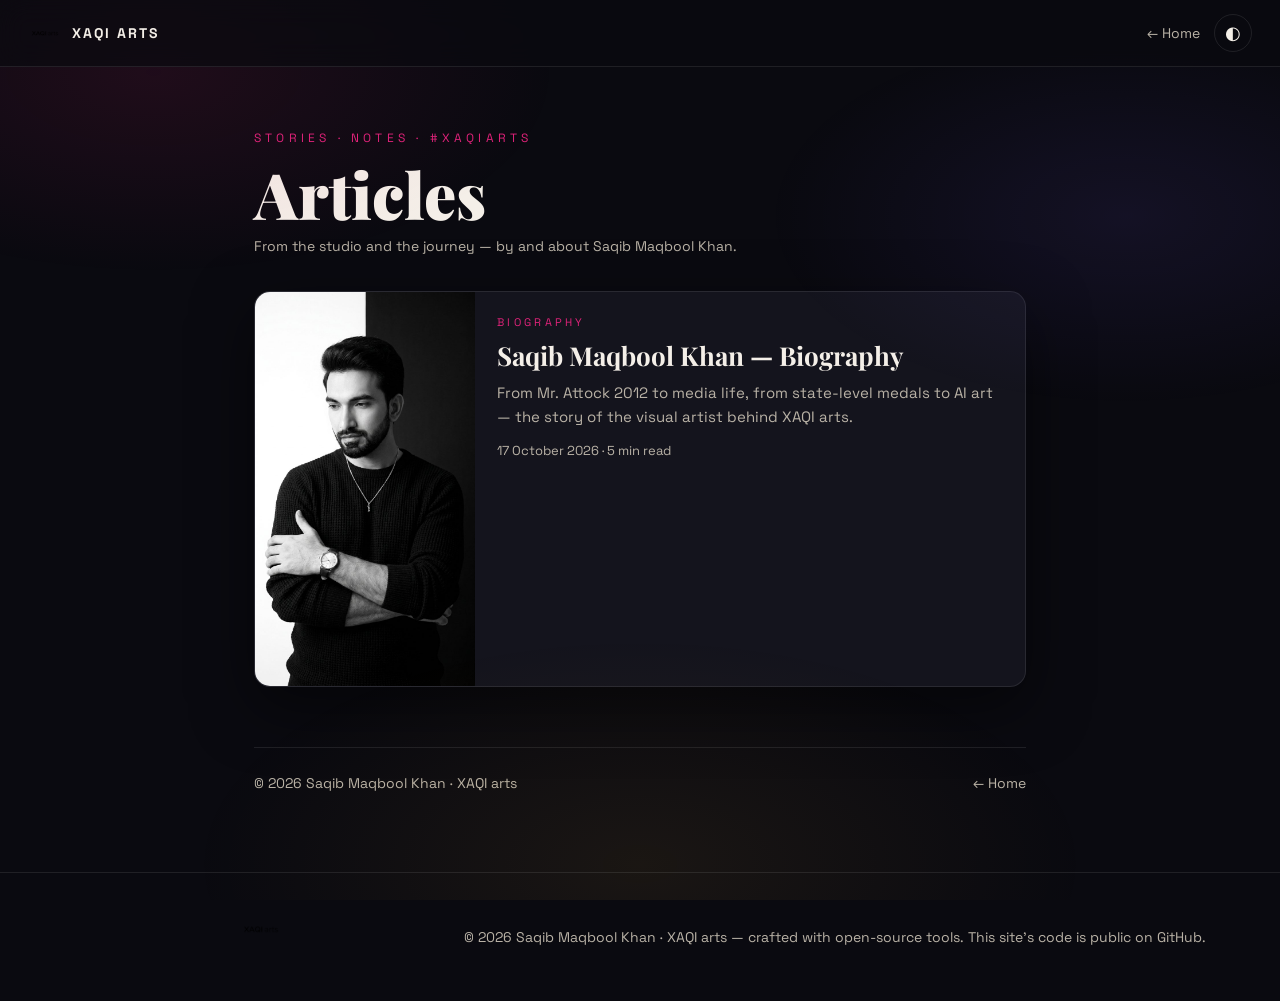
<file: articles/index.html>
<!DOCTYPE html>
<html lang="en" data-theme="dark">
<head>
<!-- Google tag (gtag.js) -->
<script async src="https://www.googletagmanager.com/gtag/js?id=G-60S3D77TRK"></script>
<script>
  window.dataLayer = window.dataLayer || [];
  function gtag(){dataLayer.push(arguments);}
  gtag('js', new Date());

  gtag('config', 'G-60S3D77TRK');
</script>
<meta charset="UTF-8">
<meta name="viewport" content="width=device-width, initial-scale=1.0">
<title>Articles | XAQI arts</title>
<meta name="description" content="Articles by and about Saqib Maqbool Khan — XAQI arts. Biographies, stories and notes from the studio. #xaqiarts">
<link rel="icon" type="image/png" href="../assets/logo/logo.png">
<link rel="preconnect" href="https://fonts.googleapis.com">
<link rel="preconnect" href="https://fonts.gstatic.com" crossorigin>
<link href="https://fonts.googleapis.com/css2?family=Space+Grotesk:wght@400;500;700&family=Playfair+Display:ital,wght@0,700;0,900;1,700&display=swap" rel="stylesheet">
<link rel="stylesheet" href="../css/style.css?v=6">
<link rel="stylesheet" href="article.css">
</head>
<body>

<div class="article-topbar">
  <a href="../" class="nav-brand"><img src="../assets/logo/logo.png" alt="XAQI arts"><span>XAQI ARTS</span></a>
  <div class="topbar-right">
    <a href="../" class="back-link">← Home</a>
    <button id="theme-toggle" aria-label="Toggle light / dark theme">◐</button>
  </div>
</div>

<main class="article-wrap">
  <p class="article-kicker">Stories · Notes · #xaqiarts</p>
  <h1 class="article-title">Articles</h1>
  <p class="article-meta">From the studio and the journey — by and about Saqib Maqbool Khan.</p>

  <div class="articles-list">
    <a class="article-card" href="saqib-maqbool-khan-biography.html">
      <img class="thumb" src="../assets/articles/bio/portrait-hero.jpg" alt="Saqib Maqbool Khan — portrait">
      <div class="card-body">
        <p class="card-kicker">Biography</p>
        <h2>Saqib Maqbool Khan — Biography</h2>
        <p>From Mr. Attock 2012 to media life, from state-level medals to AI art — the story of the visual artist behind XAQI arts.</p>
        <p class="card-meta">17 October 2026 · 5 min read</p>
      </div>
    </a>
  </div>

  <div class="article-footer">
    <span>© 2026 Saqib Maqbool Khan · XAQI arts</span>
    <a href="../" class="back-link">← Home</a>
  </div>
</main>

<footer>
  <div class="wrap">
    <img src="../assets/logo/logo.png" alt="XAQI arts logo" class="foot-logo">
    <p>© 2026 Saqib Maqbool Khan · XAQI arts — crafted with open-source tools. This site's code is public on GitHub.</p>
  </div>
</footer>

<script>
(function(){
  var t=document.getElementById('theme-toggle');
  try{var s=localStorage.getItem('xaqi-theme');if(s)document.documentElement.setAttribute('data-theme',s);}catch(e){}
  t.addEventListener('click',function(){
    var cur=document.documentElement.getAttribute('data-theme')==='light'?'dark':'light';
    document.documentElement.setAttribute('data-theme',cur);
    try{localStorage.setItem('xaqi-theme',cur);}catch(e){}
  });
})();
</script>
</body>
</html>
</file>
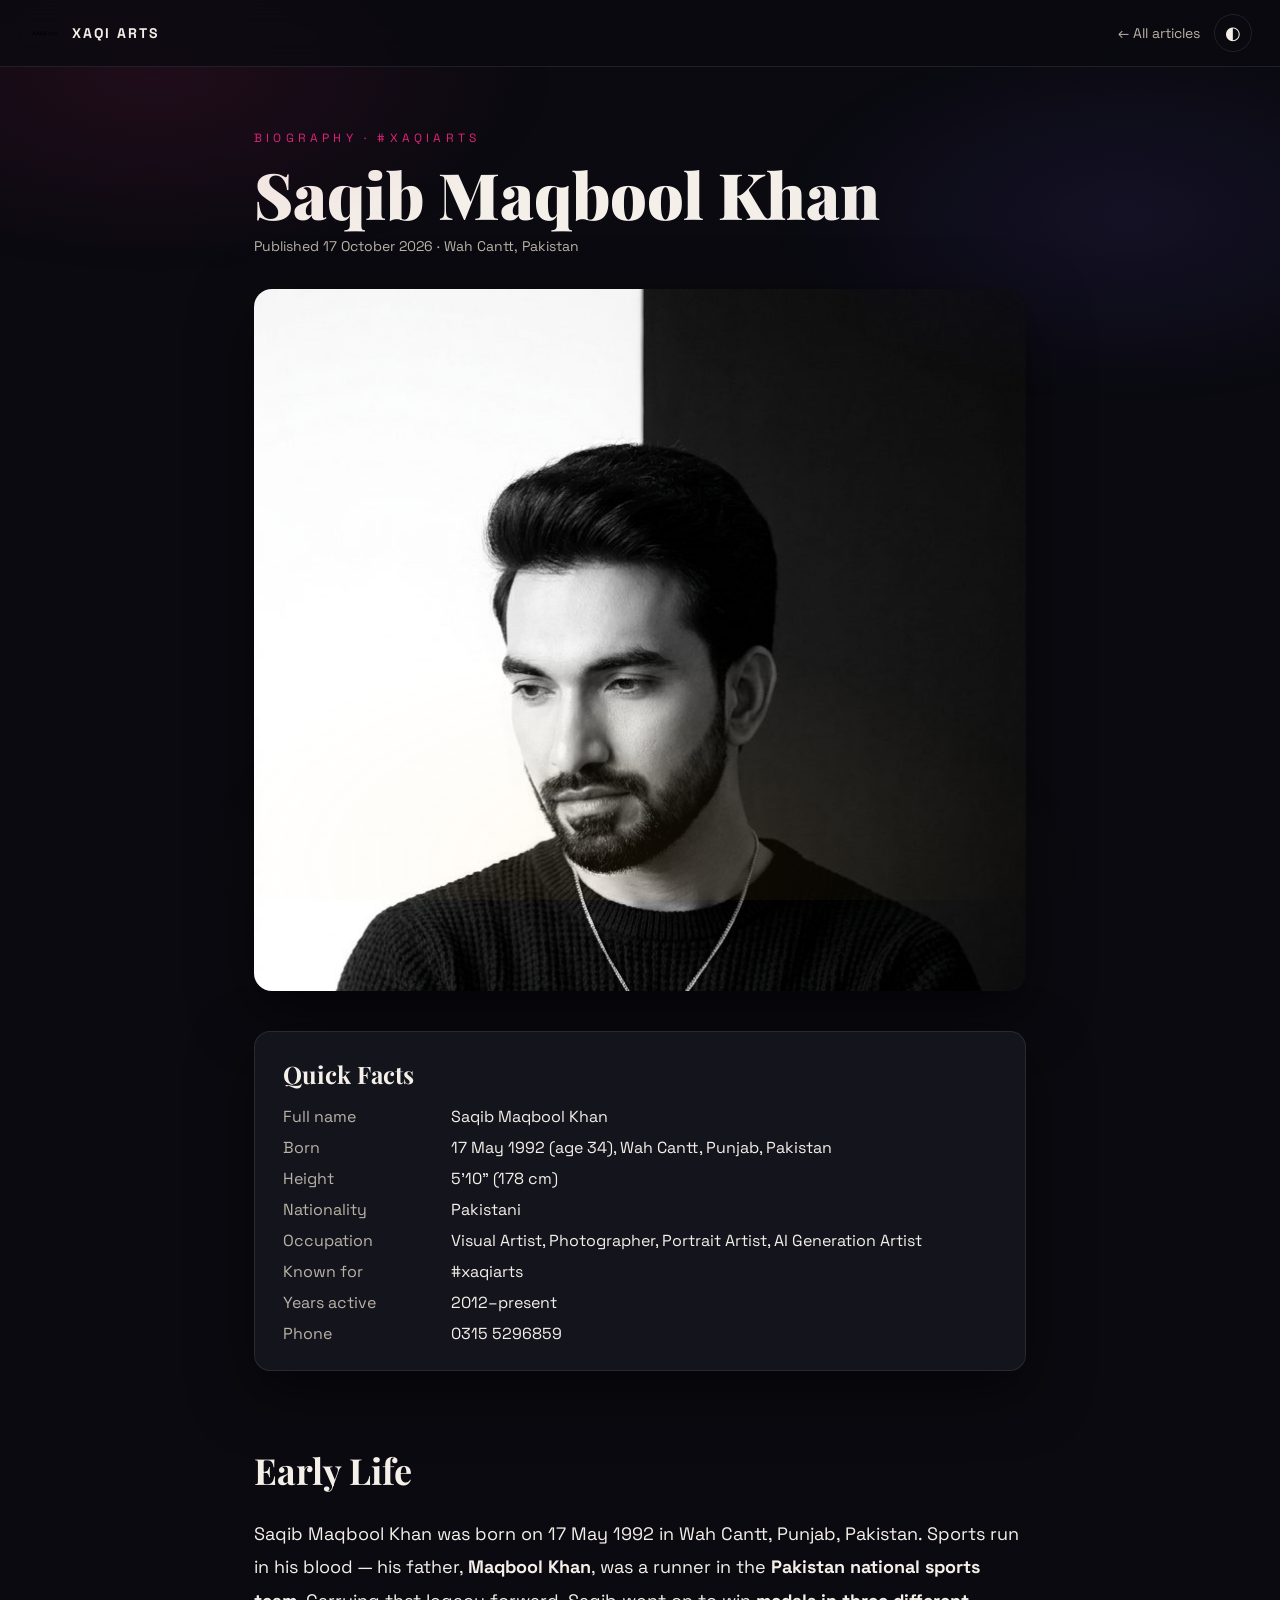
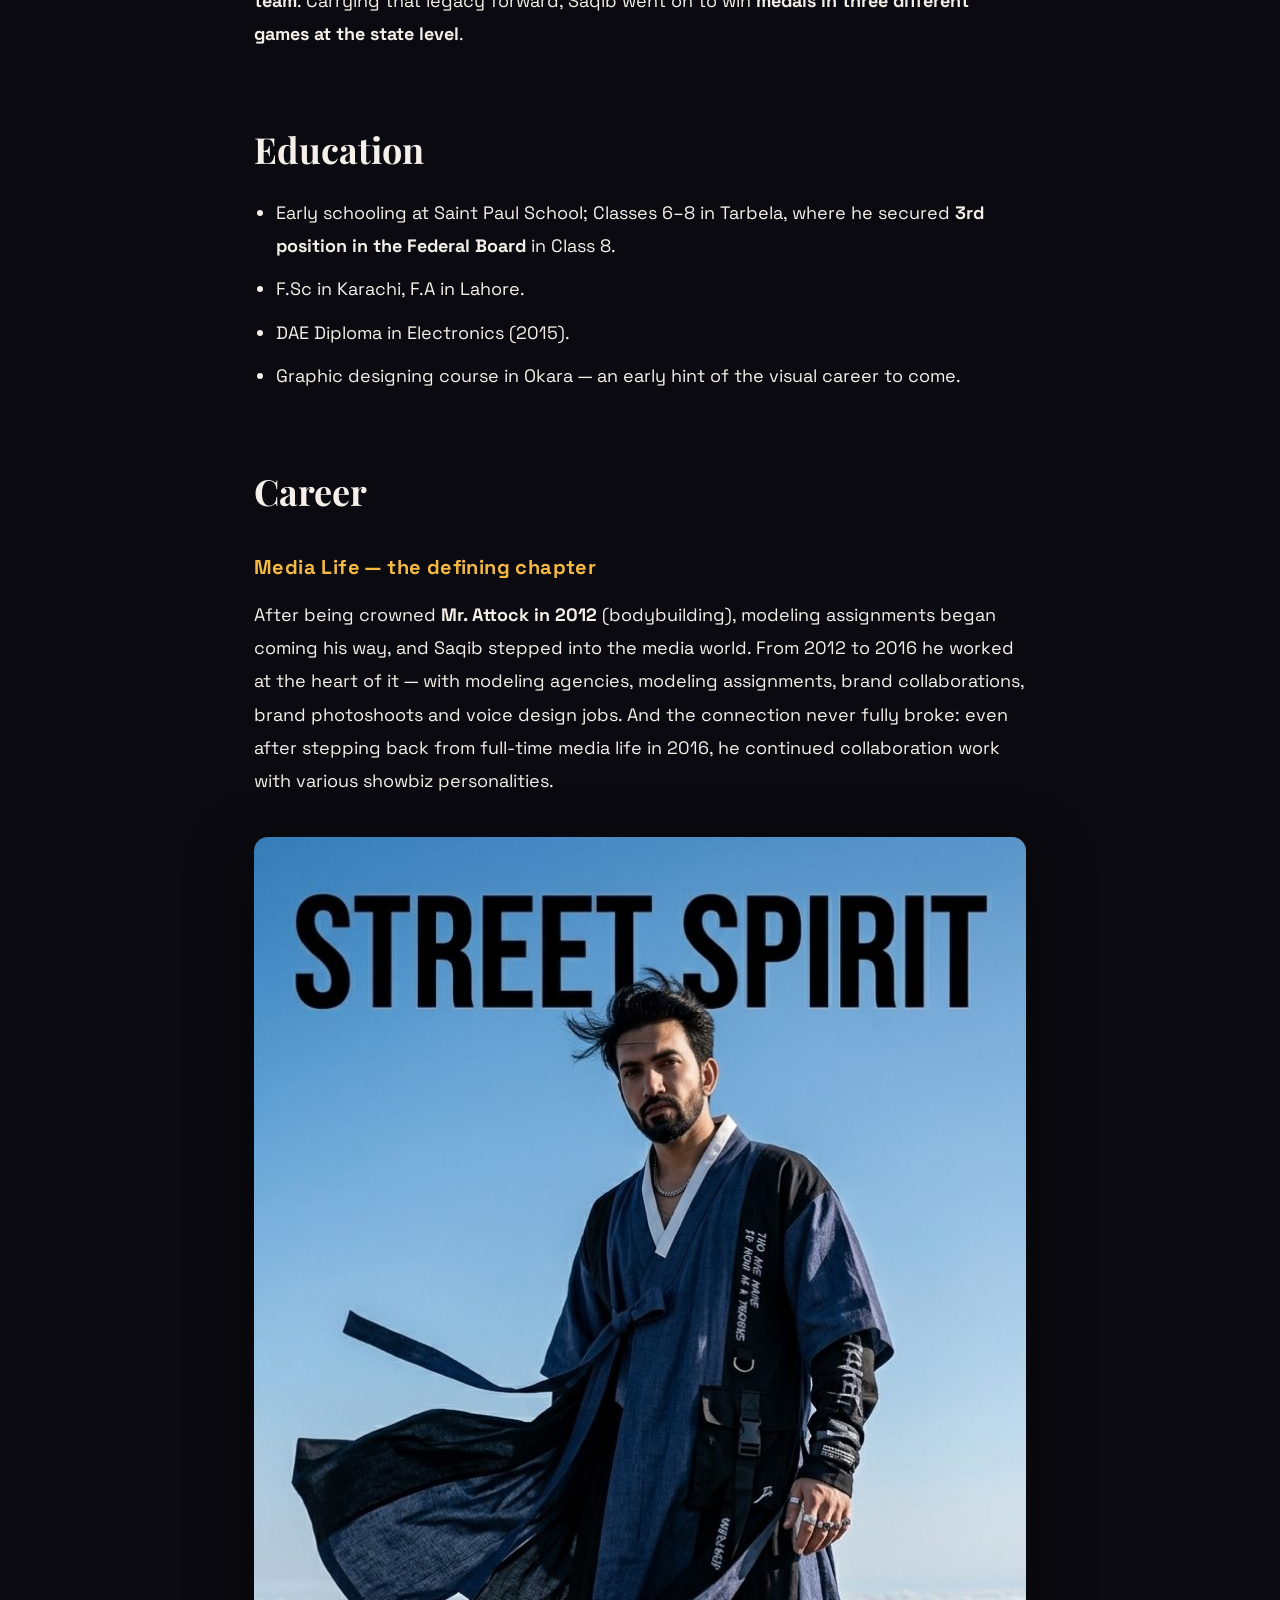
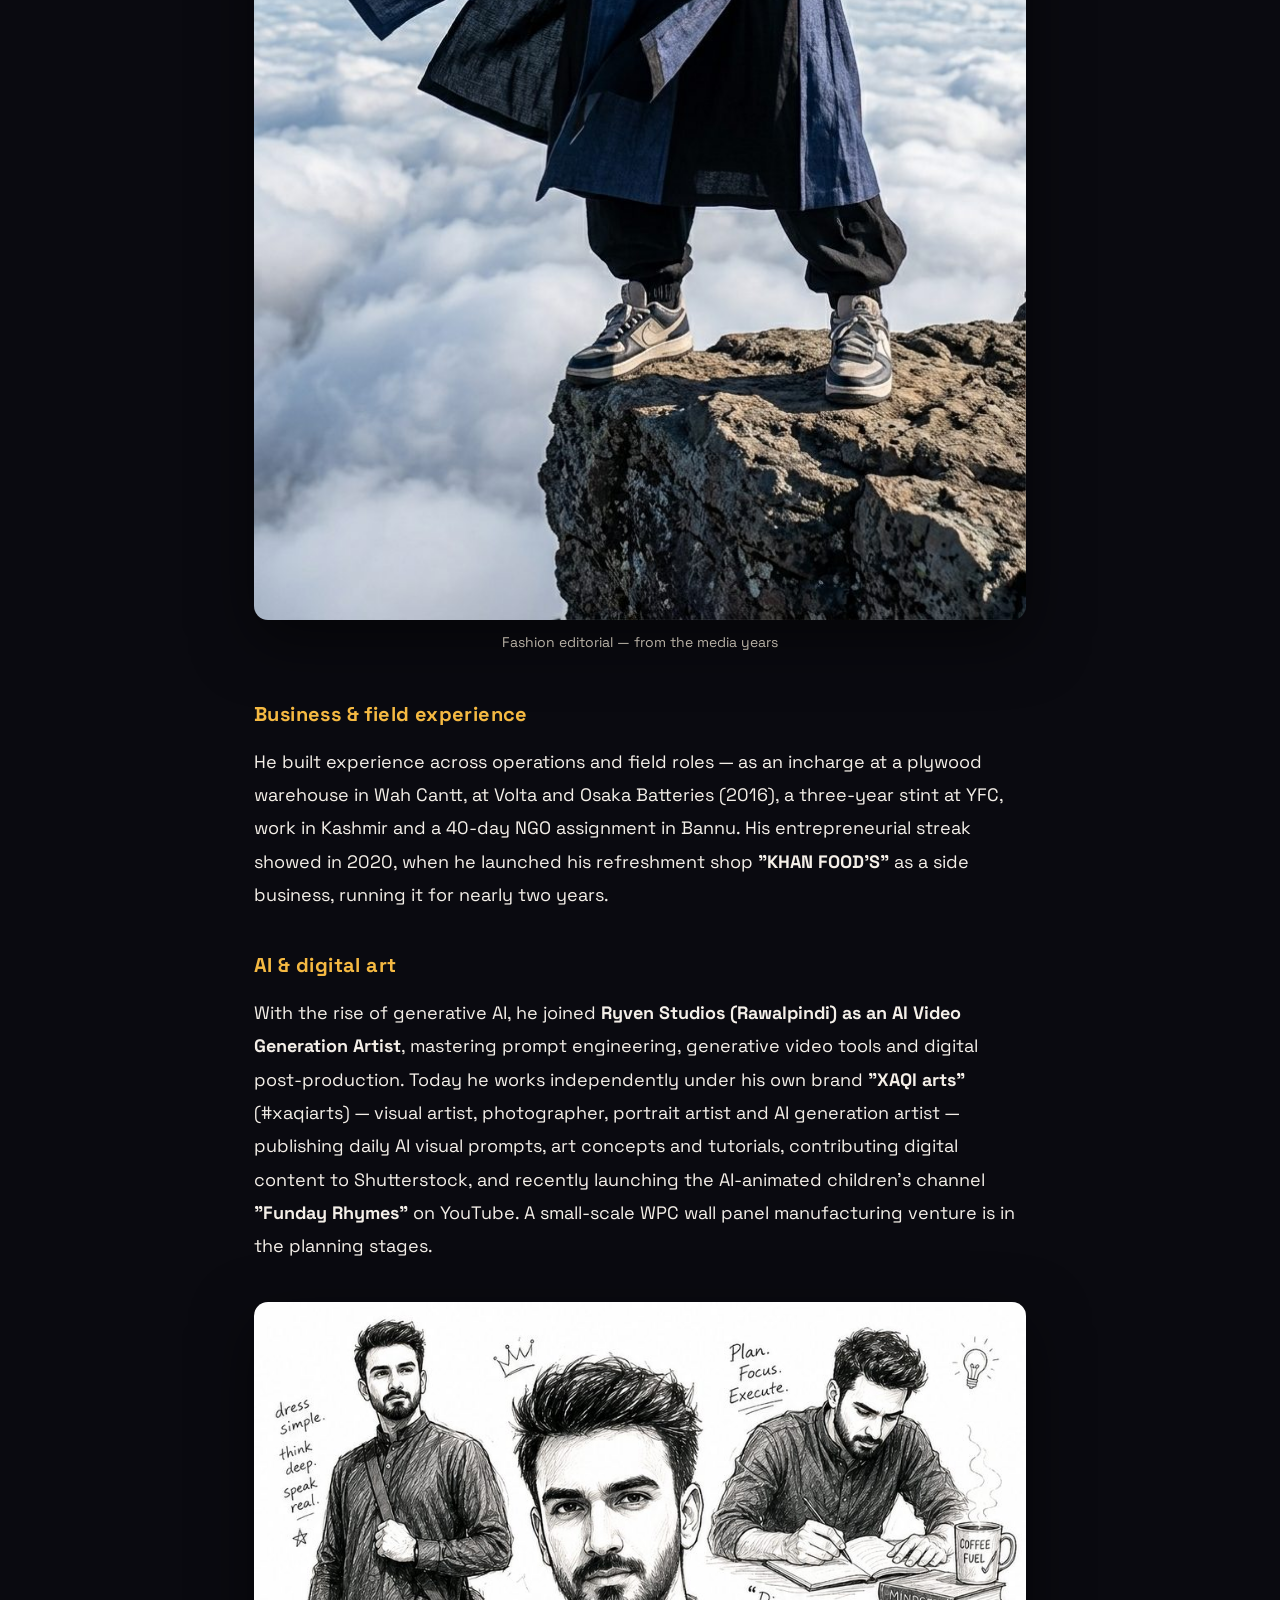
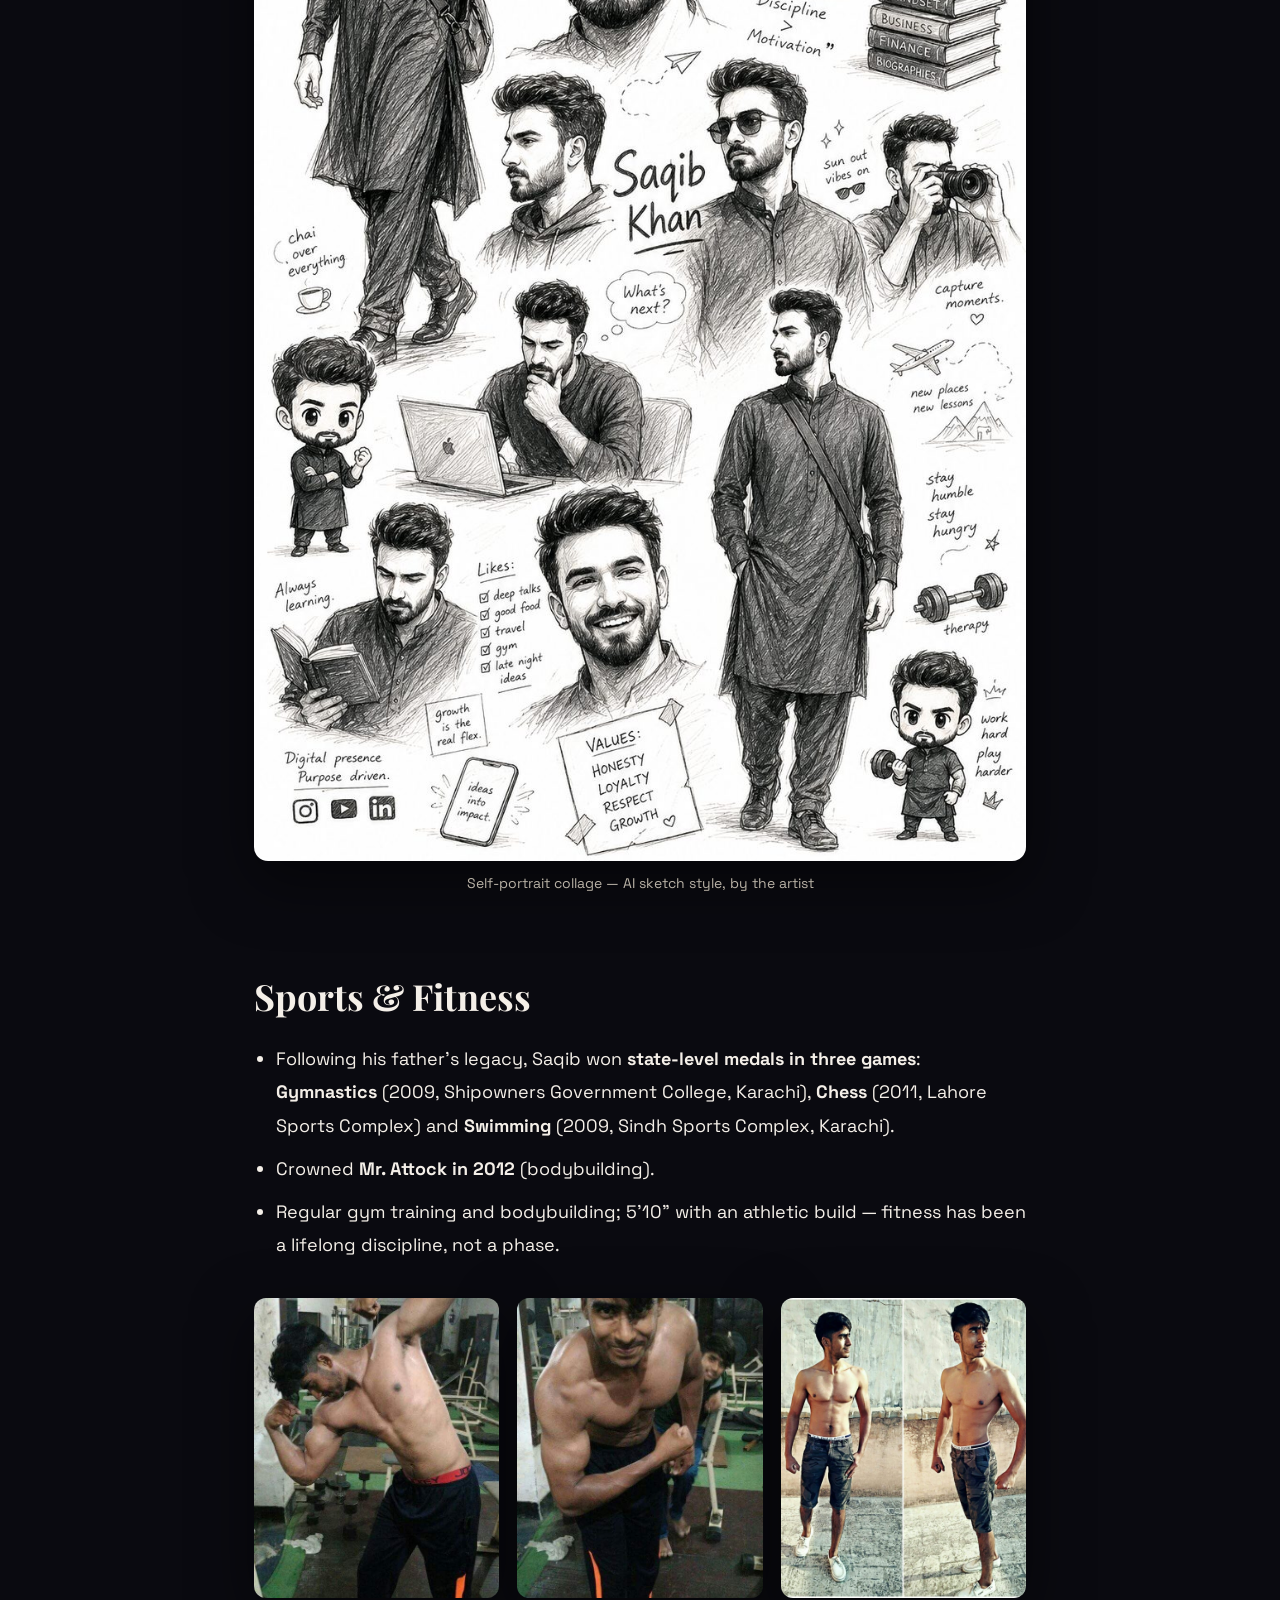
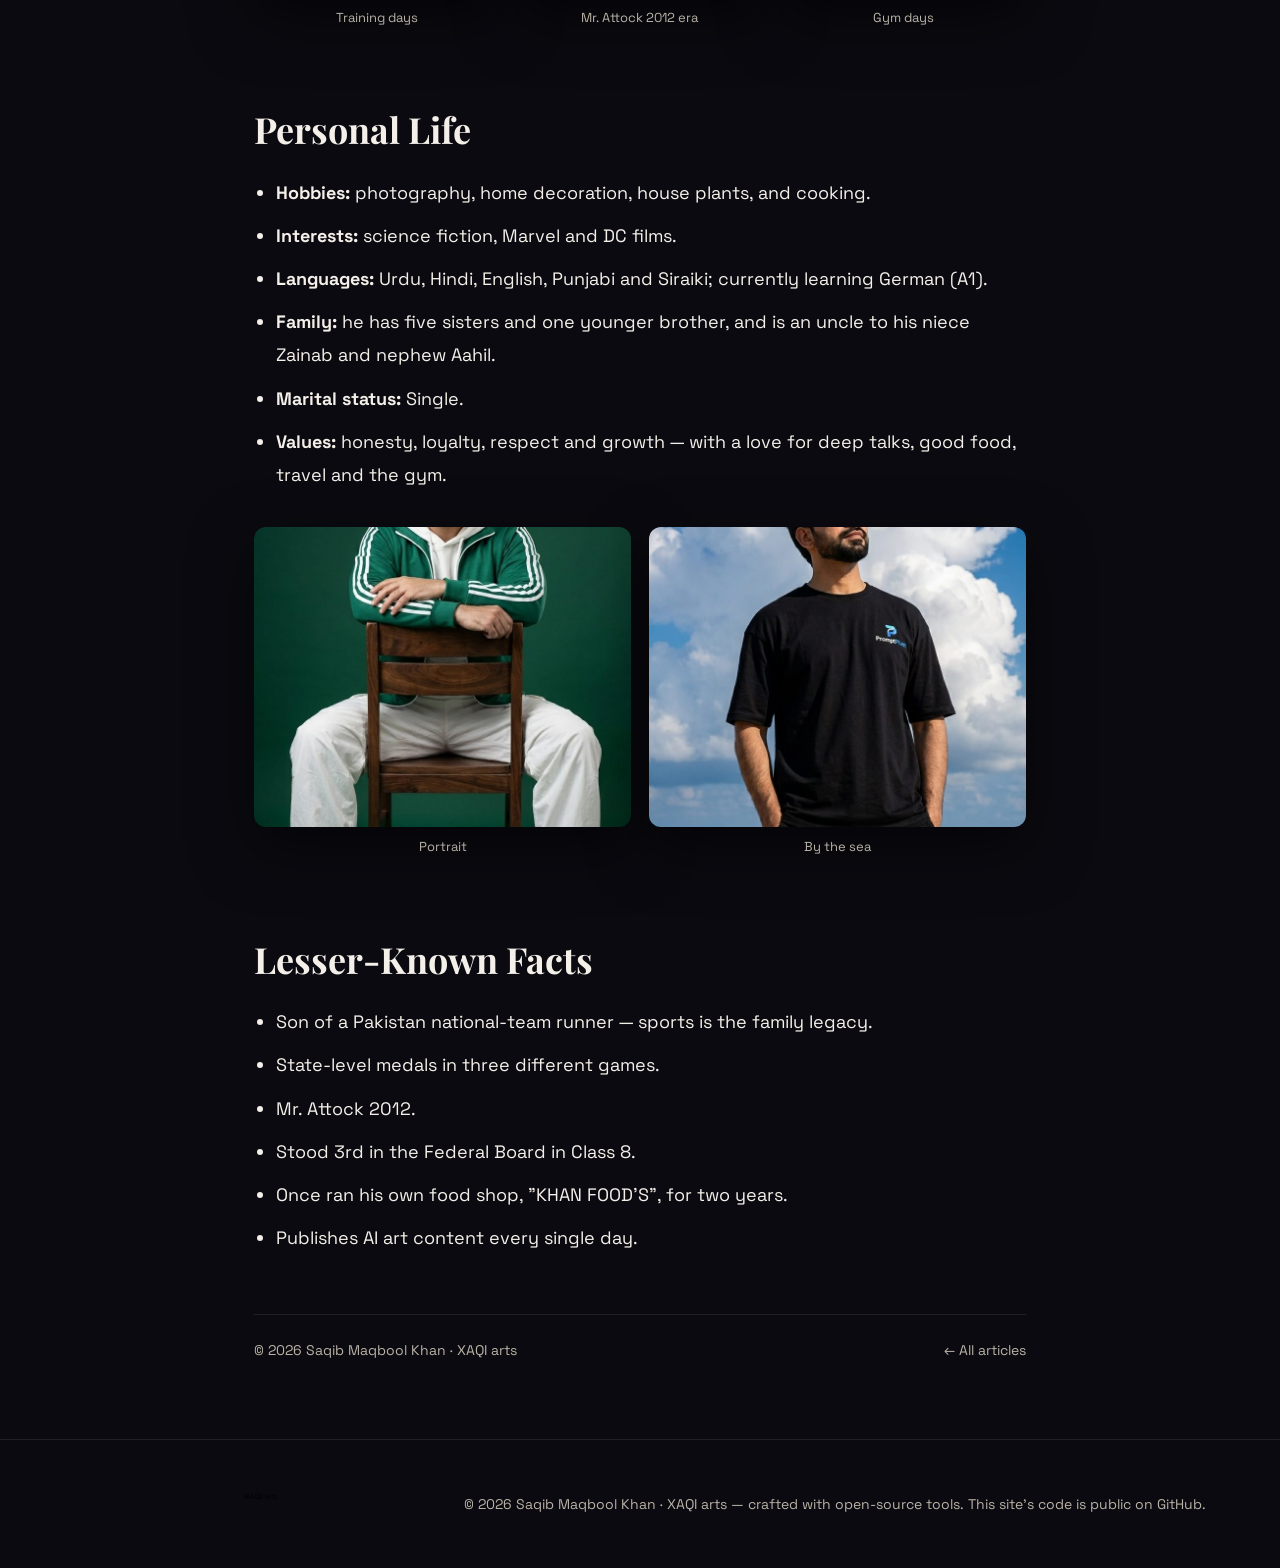
<file: articles/saqib-maqbool-khan-biography.html>
<!DOCTYPE html>
<html lang="en" data-theme="dark">
<head>
<!-- Google tag (gtag.js) -->
<script async src="https://www.googletagmanager.com/gtag/js?id=G-60S3D77TRK"></script>
<script>
  window.dataLayer = window.dataLayer || [];
  function gtag(){dataLayer.push(arguments);}
  gtag('js', new Date());

  gtag('config', 'G-60S3D77TRK');
</script>
<meta charset="UTF-8">
<meta name="viewport" content="width=device-width, initial-scale=1.0">
<title>Saqib Maqbool Khan — Biography | XAQI arts</title>
<meta name="description" content="Biography of Saqib Maqbool Khan — visual artist, photographer, portrait artist and AI generation artist from Wah Cantt, Pakistan. Mr. Attock 2012, media life, and the XAQI arts story. #xaqiarts">
<link rel="icon" type="image/png" href="../assets/logo/logo.png">
<link rel="preconnect" href="https://fonts.googleapis.com">
<link rel="preconnect" href="https://fonts.gstatic.com" crossorigin>
<link href="https://fonts.googleapis.com/css2?family=Space+Grotesk:wght@400;500;700&family=Playfair+Display:ital,wght@0,700;0,900;1,700&display=swap" rel="stylesheet">
<link rel="stylesheet" href="../css/style.css?v=6">
<link rel="stylesheet" href="article.css">
</head>
<body>

<div class="article-topbar">
  <a href="../" class="nav-brand"><img src="../assets/logo/logo.png" alt="XAQI arts"><span>XAQI ARTS</span></a>
  <div class="topbar-right">
    <a href="./" class="back-link">← All articles</a>
    <button id="theme-toggle" aria-label="Toggle light / dark theme">◐</button>
  </div>
</div>

<main class="article-wrap">
  <p class="article-kicker">Biography · #xaqiarts</p>
  <h1 class="article-title">Saqib Maqbool Khan</h1>
  <p class="article-meta">Published 17 October 2026 · Wah Cantt, Pakistan</p>

  <figure class="article-hero">
    <img src="../assets/articles/bio/portrait-hero.jpg" alt="Saqib Maqbool Khan — studio portrait">
  </figure>

  <div class="facts-card">
    <h2>Quick Facts</h2>
    <dl>
      <dt>Full name</dt><dd>Saqib Maqbool Khan</dd>
      <dt>Born</dt><dd>17 May 1992 (age 34), Wah Cantt, Punjab, Pakistan</dd>
      <dt>Height</dt><dd>5'10" (178 cm)</dd>
      <dt>Nationality</dt><dd>Pakistani</dd>
      <dt>Occupation</dt><dd>Visual Artist, Photographer, Portrait Artist, AI Generation Artist</dd>
      <dt>Known for</dt><dd>#xaqiarts</dd>
      <dt>Years active</dt><dd>2012–present</dd>
      <dt>Phone</dt><dd><a href="tel:+923155296859">0315 5296859</a></dd>
    </dl>
  </div>

  <div class="article-body">
    <h2>Early Life</h2>
    <p>Saqib Maqbool Khan was born on 17 May 1992 in Wah Cantt, Punjab, Pakistan. Sports run in his blood — his father, <strong>Maqbool Khan</strong>, was a runner in the <strong>Pakistan national sports team</strong>. Carrying that legacy forward, Saqib went on to win <strong>medals in three different games at the state level</strong>.</p>

    <h2>Education</h2>
    <ul>
      <li>Early schooling at Saint Paul School; Classes 6–8 in Tarbela, where he secured <strong>3rd position in the Federal Board</strong> in Class 8.</li>
      <li>F.Sc in Karachi, F.A in Lahore.</li>
      <li>DAE Diploma in Electronics (2015).</li>
      <li>Graphic designing course in Okara — an early hint of the visual career to come.</li>
    </ul>

    <h2>Career</h2>

    <h3>Media Life — the defining chapter</h3>
    <p>After being crowned <strong>Mr. Attock in 2012</strong> (bodybuilding), modeling assignments began coming his way, and Saqib stepped into the media world. From 2012 to 2016 he worked at the heart of it — with modeling agencies, modeling assignments, brand collaborations, brand photoshoots and voice design jobs. And the connection never fully broke: even after stepping back from full-time media life in 2016, he continued collaboration work with various showbiz personalities.</p>
    <figure class="article-figure">
      <img src="../assets/articles/bio/media-fashion.jpg" alt="Fashion shoot — STREET SPIRIT">
      <figcaption>Fashion editorial — from the media years</figcaption>
    </figure>

    <h3>Business &amp; field experience</h3>
    <p>He built experience across operations and field roles — as an incharge at a plywood warehouse in Wah Cantt, at Volta and Osaka Batteries (2016), a three-year stint at YFC, work in Kashmir and a 40-day NGO assignment in Bannu. His entrepreneurial streak showed in 2020, when he launched his refreshment shop <strong>"KHAN FOOD'S"</strong> as a side business, running it for nearly two years.</p>

    <h3>AI &amp; digital art</h3>
    <p>With the rise of generative AI, he joined <strong>Ryven Studios (Rawalpindi) as an AI Video Generation Artist</strong>, mastering prompt engineering, generative video tools and digital post-production. Today he works independently under his own brand <strong>"XAQI arts"</strong> (#xaqiarts) — visual artist, photographer, portrait artist and AI generation artist — publishing daily AI visual prompts, art concepts and tutorials, contributing digital content to Shutterstock, and recently launching the AI-animated children's channel <strong>"Funday Rhymes"</strong> on YouTube. A small-scale WPC wall panel manufacturing venture is in the planning stages.</p>
    <figure class="article-figure">
      <img src="../assets/articles/bio/ai-collage.jpg" alt="Saqib Khan — illustrated bio collage in AI sketch style">
      <figcaption>Self-portrait collage — AI sketch style, by the artist</figcaption>
    </figure>

    <h2>Sports &amp; Fitness</h2>
    <ul>
      <li>Following his father's legacy, Saqib won <strong>state-level medals in three games</strong>: <strong>Gymnastics</strong> (2009, Shipowners Government College, Karachi), <strong>Chess</strong> (2011, Lahore Sports Complex) and <strong>Swimming</strong> (2009, Sindh Sports Complex, Karachi).</li>
      <li>Crowned <strong>Mr. Attock in 2012</strong> (bodybuilding).</li>
      <li>Regular gym training and bodybuilding; 5'10" with an athletic build — fitness has been a lifelong discipline, not a phase.</li>
    </ul>
    <div class="photo-row">
      <figure>
        <img src="../assets/articles/bio/mrattock-1.jpg" alt="Training — Mr. Attock 2012 era">
        <figcaption>Training days</figcaption>
      </figure>
      <figure>
        <img src="../assets/articles/bio/mrattock-2.jpg" alt="Physique — Mr. Attock 2012 era">
        <figcaption>Mr. Attock 2012 era</figcaption>
      </figure>
      <figure>
        <img src="../assets/articles/bio/mrattock-3.jpg" alt="Gym — Mr. Attock 2012 era">
        <figcaption>Gym days</figcaption>
      </figure>
    </div>

    <h2>Personal Life</h2>
    <ul>
      <li><strong>Hobbies:</strong> photography, home decoration, house plants, and cooking.</li>
      <li><strong>Interests:</strong> science fiction, Marvel and DC films.</li>
      <li><strong>Languages:</strong> Urdu, Hindi, English, Punjabi and Siraiki; currently learning German (A1).</li>
      <li><strong>Family:</strong> he has five sisters and one younger brother, and is an uncle to his niece Zainab and nephew Aahil.</li>
      <li><strong>Marital status:</strong> Single.</li>
      <li><strong>Values:</strong> honesty, loyalty, respect and growth — with a love for deep talks, good food, travel and the gym.</li>
    </ul>
    <div class="photo-row">
      <figure>
        <img src="../assets/articles/bio/portrait-green.jpg" alt="Saqib Maqbool Khan — portrait">
        <figcaption>Portrait</figcaption>
      </figure>
      <figure>
        <img src="../assets/articles/bio/lifestyle-beach.jpg" alt="Saqib Maqbool Khan at the beach">
        <figcaption>By the sea</figcaption>
      </figure>
    </div>

    <h2>Lesser-Known Facts</h2>
    <ul>
      <li>Son of a Pakistan national-team runner — sports is the family legacy.</li>
      <li>State-level medals in three different games.</li>
      <li>Mr. Attock 2012.</li>
      <li>Stood 3rd in the Federal Board in Class 8.</li>
      <li>Once ran his own food shop, "KHAN FOOD'S", for two years.</li>
      <li>Publishes AI art content every single day.</li>
    </ul>
  </div>

  <div class="article-footer">
    <span>© 2026 Saqib Maqbool Khan · XAQI arts</span>
    <a href="./" class="back-link">← All articles</a>
  </div>
</main>

<footer>
  <div class="wrap">
    <img src="../assets/logo/logo.png" alt="XAQI arts logo" class="foot-logo">
    <p>© 2026 Saqib Maqbool Khan · XAQI arts — crafted with open-source tools. This site's code is public on GitHub.</p>
  </div>
</footer>

<script>
(function(){
  var t=document.getElementById('theme-toggle');
  try{var s=localStorage.getItem('xaqi-theme');if(s)document.documentElement.setAttribute('data-theme',s);}catch(e){}
  t.addEventListener('click',function(){
    var cur=document.documentElement.getAttribute('data-theme')==='light'?'dark':'light';
    document.documentElement.setAttribute('data-theme',cur);
    try{localStorage.setItem('xaqi-theme',cur);}catch(e){}
  });
})();
</script>
</body>
</html>
</file>
<file: css/style.css>
/* ============ XAQI ARTS — theme tokens ============ */
:root{
  --bg:#0a0a10; --bg2:#101018; --ink:#f4efe8; --ink-dim:#b9b2a6;
  --accent:#e0237a; --accent2:#f5b942; --card:#14141d; --line:rgba(255,255,255,.09);
  --shadow:0 20px 60px rgba(0,0,0,.5);
  --font-d:'Playfair Display',Georgia,serif;
  --font-b:'Space Grotesk',system-ui,-apple-system,'Segoe UI',sans-serif;
}
[data-theme="light"]{
  --bg:#faf6ef; --bg2:#f1eadd; --ink:#191419; --ink-dim:#5c554d;
  --accent:#c2145f; --accent2:#b97a1a; --card:#ffffff; --line:rgba(0,0,0,.1);
  --shadow:0 20px 60px rgba(120,80,40,.18);
}
*{margin:0;padding:0;box-sizing:border-box}
html{scroll-behavior:smooth}
body{background:var(--bg);color:var(--ink);font-family:var(--font-b);overflow-x:hidden;transition:background .5s,color .5s}
img{max-width:100%;display:block}
a{color:inherit;text-decoration:none}
.wrap{max-width:1180px;margin:0 auto;padding:0 24px}
.section{padding:110px 0;position:relative}
.sec-kicker{color:var(--accent);letter-spacing:.35em;text-transform:uppercase;font-size:12px;margin-bottom:14px}
.sec-title{font-family:var(--font-d);font-size:clamp(34px,5vw,58px);line-height:1.05;margin-bottom:14px}
.sec-title em{font-style:italic;color:var(--accent)}
.sec-lead{color:var(--ink-dim);font-size:17px;max-width:640px;margin-bottom:44px}

/* reveal on scroll */
.reveal{opacity:0;transform:translateY(36px) scale(.985);transition:opacity .9s cubic-bezier(.2,.7,.2,1),transform .9s cubic-bezier(.2,.7,.2,1)}
.reveal.visible{opacity:1;transform:none}

/* ============ LOADER — logo welcome ============ */
#loader{position:fixed;inset:0;z-index:200;background:#07070c;display:flex;align-items:center;justify-content:center;transition:opacity .8s,visibility .8s}
#loader.done{opacity:0;visibility:hidden}
.loader-inner{text-align:center}
.loader-logo{width:150px;height:150px;border-radius:28px;margin:0 auto 22px;animation:logoIn 1.6s cubic-bezier(.2,.8,.2,1) both,logoGlow 2.4s ease-in-out 1.6s infinite;box-shadow:0 0 80px rgba(224,35,122,.45)}
@keyframes logoIn{from{transform:scale(.4) rotate(-14deg);opacity:0}to{transform:scale(1) rotate(0);opacity:1}}
@keyframes logoGlow{0%,100%{box-shadow:0 0 60px rgba(224,35,122,.35)}50%{box-shadow:0 0 110px rgba(224,35,122,.65)}}
.loader-tag{letter-spacing:.4em;text-transform:uppercase;font-size:11px;color:#8d8698;margin-bottom:8px}
.loader-name{font-family:var(--font-d);font-size:42px;color:#fff;letter-spacing:.08em}
.loader-bar{width:220px;height:2px;background:rgba(255,255,255,.12);margin:26px auto 0;border-radius:2px;overflow:hidden}
.loader-bar span{display:block;height:100%;width:40%;background:linear-gradient(90deg,var(--accent),var(--accent2));border-radius:2px;animation:barSlide 1.2s ease-in-out infinite}
@keyframes barSlide{0%{transform:translateX(-100%)}100%{transform:translateX(550%)}}

/* ============ NAV ============ */
#nav{position:fixed;top:0;left:0;right:0;z-index:100;display:flex;align-items:center;justify-content:space-between;padding:14px 28px;backdrop-filter:blur(14px);background:color-mix(in srgb,var(--bg) 72%,transparent);border-bottom:1px solid var(--line)}
.nav-brand{display:flex;align-items:center;gap:10px;font-weight:700;letter-spacing:.14em;font-size:14px}
.nav-brand img{width:34px;height:34px;border-radius:9px}
.nav-links{display:flex;gap:26px;font-size:14px;color:var(--ink-dim)}
.nav-links a:hover{color:var(--accent)}
#theme-toggle{background:none;border:1px solid var(--line);color:var(--ink);width:38px;height:38px;border-radius:50%;font-size:18px;cursor:pointer;transition:transform .3s}
#theme-toggle:hover{transform:rotate(40deg);border-color:var(--accent)}

/* ============ HERO ============ */
#hero{position:relative;min-height:100svh;display:flex;align-items:center;overflow:hidden}
/* ============ FIXED 3D BACKGROUND ============ */
#bg-3d{position:fixed;inset:0;width:100%;height:100%;z-index:0;pointer-events:none}
#hero,.marquee,.section,footer{position:relative;z-index:1}
/* aurora wash — slow drifting color light behind everything */
body::before{content:"";position:fixed;inset:0;z-index:0;pointer-events:none;
  background:
    radial-gradient(ellipse 45% 32% at 12% 8%,rgba(224,35,122,.10),transparent 70%),
    radial-gradient(ellipse 40% 30% at 88% 24%,rgba(122,92,255,.09),transparent 70%),
    radial-gradient(ellipse 50% 36% at 50% 96%,rgba(245,185,66,.07),transparent 70%);
  animation:auroraDrift 26s ease-in-out infinite alternate}
@keyframes auroraDrift{from{transform:translate3d(-2%,-1%,0) scale(1)}to{transform:translate3d(2%,2%,0) scale(1.06)}}
[data-theme="light"] body::before{opacity:.55}
.hero-content{position:relative;z-index:2;padding:120px 24px 60px;max-width:1180px;margin:0 auto;width:100%}
.hero-kicker{color:var(--accent2);letter-spacing:.35em;text-transform:uppercase;font-size:12px;margin-bottom:18px}
.hero-title{font-family:var(--font-d);font-weight:900;font-size:clamp(52px,10vw,128px);line-height:.98;letter-spacing:.01em;
  background:linear-gradient(110deg,var(--ink) 25%,var(--accent) 45%,var(--accent2) 55%,var(--ink) 75%);
  background-size:220% auto;-webkit-background-clip:text;background-clip:text;color:transparent;
  animation:titleShine 8s linear infinite;filter:drop-shadow(0 12px 34px rgba(224,35,122,.28))}
@keyframes titleShine{to{background-position:220% center}}
.hero-sub{margin:22px 0 34px;max-width:560px;font-size:18px;color:var(--ink-dim)}
.hero-ctas{display:flex;gap:16px;flex-wrap:wrap}
.btn{display:inline-block;padding:15px 34px;border-radius:999px;font-weight:700;font-size:15px;letter-spacing:.04em;transition:transform .25s,box-shadow .25s}
.btn-primary{background:linear-gradient(120deg,var(--accent),#ff5e3a);color:#fff;box-shadow:0 12px 34px rgba(224,35,122,.35)}
.btn-primary:hover{transform:translateY(-3px) scale(1.02)}
.btn-ghost{border:1px solid var(--line);color:var(--ink)}
.btn-ghost:hover{border-color:var(--accent);transform:translateY(-3px)}
.scroll-hint{position:absolute;bottom:26px;left:50%;transform:translateX(-50%);width:26px;height:44px;border:2px solid var(--ink-dim);border-radius:14px;z-index:2}
.scroll-hint span{display:block;width:4px;height:9px;background:var(--accent);border-radius:2px;margin:8px auto;animation:hint 1.8s ease-in-out infinite}
@keyframes hint{0%{transform:translateY(0);opacity:1}70%{transform:translateY(14px);opacity:0}100%{opacity:0}}

/* ============ MARQUEE ============ */
.marquee{border-top:1px solid var(--line);border-bottom:1px solid var(--line);overflow:hidden;padding:18px 0;background:var(--bg2)}
.marquee-track{display:flex;gap:48px;white-space:nowrap;width:max-content;animation:mq 28s linear infinite;font-family:var(--font-d);font-size:24px;font-style:italic;color:var(--ink-dim)}
.marquee-track b{color:var(--accent);font-style:normal}
@keyframes mq{to{transform:translateX(-50%)}}

/* ============ ABOUT ============ */
.about-grid{display:grid;grid-template-columns:1.2fr .8fr;gap:60px;align-items:center}
.about-text p{margin-bottom:18px;color:var(--ink-dim);font-size:17px;line-height:1.7}
.about-text strong{color:var(--ink)}
.stats{display:flex;gap:36px;margin-top:34px}
.stat b{display:block;font-family:var(--font-d);font-size:44px;color:var(--accent)}
.stat span{font-size:13px;color:var(--ink-dim);letter-spacing:.06em}
.about-3d{display:flex;justify-content:center}
.orb{width:280px;height:280px;border-radius:50%;background:radial-gradient(circle at 32% 30%,var(--accent2),var(--accent) 55%,#2a0a1c 100%);box-shadow:0 0 90px rgba(224,35,122,.5),inset -30px -30px 80px rgba(0,0,0,.5);animation:orbFloat 7s ease-in-out infinite}
@keyframes orbFloat{0%,100%{transform:translateY(0) scale(1)}50%{transform:translateY(-26px) scale(1.04)}}

/* ============ AI WORK ============ */
.work-grid{display:grid;grid-template-columns:repeat(auto-fill,minmax(320px,1fr));gap:26px}
.work-card{background:var(--card);border:1px solid var(--line);border-radius:20px;overflow:hidden;box-shadow:var(--shadow);transition:transform .35s}
.work-card:hover{transform:translateY(-8px)}
.work-thumb{position:relative;aspect-ratio:16/9;background:#000;overflow:hidden}
.work-thumb video,.work-thumb img{width:100%;height:100%;object-fit:cover}
.work-play{position:absolute;inset:0;display:flex;align-items:center;justify-content:center;font-size:52px;color:#fff;text-shadow:0 4px 20px rgba(0,0,0,.6);pointer-events:none}
.work-body{padding:20px 22px}
.work-body b{font-size:18px;display:block;margin-bottom:6px}
.work-body p{font-size:14px;color:var(--ink-dim);line-height:1.6}
.work-tag{display:inline-block;margin-top:12px;font-size:11px;letter-spacing:.2em;text-transform:uppercase;color:var(--accent);border:1px solid var(--accent);padding:5px 12px;border-radius:999px}
.work-soon{display:flex;align-items:center;justify-content:center;aspect-ratio:16/9;color:var(--ink-dim);font-style:italic}

/* ============ 3D GALLERY ALBUM ============ */
.gallery-tabs{display:flex;gap:12px;flex-wrap:wrap;margin-bottom:34px}
.g-tab{background:none;border:1px solid var(--line);color:var(--ink-dim);padding:11px 26px;border-radius:999px;font-family:var(--font-b);font-size:14px;cursor:pointer;transition:all .3s}
.g-tab.active,.g-tab:hover{background:var(--accent);border-color:var(--accent);color:#fff}
.album-stage{position:relative;height:480px;perspective:1400px;overflow:hidden;border-radius:24px;background:radial-gradient(ellipse at 50% 120%,rgba(224,35,122,.14),transparent 60%),var(--bg2);border:1px solid var(--line)}
.album-ring{position:absolute;left:50%;top:50%;width:0;height:0;transform-style:preserve-3d;transition:transform 1s cubic-bezier(.2,.7,.2,1)}
.album-item{position:absolute;width:250px;height:330px;left:-125px;top:-165px;border-radius:14px;overflow:hidden;box-shadow:0 24px 70px rgba(0,0,0,.55);border:1px solid var(--line);cursor:pointer;backface-visibility:hidden;background:#000;transition:box-shadow .25s}
.album-item img{width:100%;height:100%;object-fit:cover;transition:transform .18s ease-out}
.album-item:hover img{transform:scale(1.18)}
.album-item:hover{box-shadow:0 34px 90px rgba(224,35,122,.35);z-index:10}
.album-item.focus{outline:3px solid var(--accent)}
/* intro videos */
.intro-video-block{margin-top:28px;padding:22px;border:1px solid var(--line);border-radius:18px;background:var(--bg2)}
.intro-label{font-weight:700;margin:0 0 12px}
.intro-player{position:relative;border-radius:14px;overflow:hidden;background:#000;max-width:340px}
.intro-player video{width:100%;display:block;aspect-ratio:9/16;object-fit:cover}
.intro-controls{position:absolute;bottom:12px;right:12px;display:flex;gap:8px}
.intro-controls button,.intro-controls a{width:42px;height:42px;border-radius:50%;border:1px solid var(--line);background:rgba(0,0,0,.6);color:#fff;font-size:18px;cursor:pointer;display:flex;align-items:center;justify-content:center;text-decoration:none;backdrop-filter:blur(6px)}
.heygen-credit{font-size:13px;opacity:.65;margin:10px 0 0}
.intro-transcript,.intro-more{margin-top:12px;font-size:14px}
.intro-transcript summary,.intro-more summary{cursor:pointer;font-weight:700;color:var(--accent)}
.intro-alt{display:flex;gap:14px;margin-top:12px;flex-wrap:wrap}
.intro-alt figure{margin:0;flex:1;min-width:200px}
.intro-alt video{width:100%;border-radius:12px;aspect-ratio:9/16;object-fit:cover;background:#000}
.intro-alt figcaption{font-size:13px;opacity:.7;margin-top:6px;text-align:center}
/* collab */
.collab-grid{display:grid;grid-template-columns:repeat(auto-fill,minmax(180px,1fr));gap:18px;margin-top:8px}
.collab-card{display:flex;flex-direction:column;align-items:center;gap:12px;padding:26px 18px;border:1px solid var(--line);border-radius:18px;background:var(--bg2);text-decoration:none;color:var(--ink);font-weight:700;transition:transform .3s cubic-bezier(.2,.7,.3,1.4),box-shadow .3s}
.collab-card:hover{transform:perspective(800px) rotateY(8deg) rotateX(4deg) translateY(-6px);box-shadow:0 24px 50px rgba(0,0,0,.35)}
.collab-card img{max-width:140px;max-height:90px;object-fit:contain;filter:grayscale(.2)}
.collab-card:hover img{filter:none}
.collab-text{justify-content:center;min-height:150px;font-size:19px}
/* achievements */
.achieve-grid{display:grid;grid-template-columns:repeat(auto-fill,minmax(320px,1fr));gap:22px}
.achieve-card{margin:0;border:1px solid var(--line);border-radius:18px;overflow:hidden;background:var(--bg2);transition:transform .3s}
.achieve-card:hover{transform:perspective(900px) rotateX(3deg) translateY(-6px)}
.achieve-card img{width:100%;height:300px;object-fit:cover;display:block;cursor:pointer}
.achieve-card figcaption{padding:18px}
.achieve-card figcaption b{display:block;margin-bottom:6px;font-size:17px}
.achieve-card figcaption span{opacity:.75;font-size:14px}
/* contact */
.contact-grid{display:flex;gap:32px;align-items:center;flex-wrap:wrap;margin-top:8px}
.contact-portrait{width:180px;height:180px;border-radius:50%;object-fit:cover;border:3px solid var(--accent);box-shadow:0 16px 40px rgba(0,0,0,.35)}
.contact-phone{font-size:19px;font-weight:700;margin:0 0 16px}
/* lightbox */
.lightbox{position:fixed;inset:0;z-index:200;display:none;align-items:center;justify-content:center;background:rgba(5,5,12,.92);backdrop-filter:blur(10px)}
.lightbox.open{display:flex;animation:lbIn .25s ease-out}
@keyframes lbIn{from{opacity:0;transform:scale(.94)}to{opacity:1;transform:scale(1)}}
.lightbox figure{max-width:min(88vw,900px);max-height:82vh;margin:0;text-align:center}
.lightbox img{max-width:100%;max-height:70vh;border-radius:16px;box-shadow:0 40px 120px rgba(0,0,0,.7)}
.lightbox figcaption{color:#fff;margin:14px 0 18px;font-size:15px;opacity:.85}
.lb-actions{display:flex;gap:12px;justify-content:center;flex-wrap:wrap}
.lb-actions a,.lb-actions button{padding:12px 26px;border-radius:999px;border:1px solid var(--line);background:var(--accent);color:#fff;font-weight:700;cursor:pointer;text-decoration:none;font-size:15px;transition:transform .2s}
.lb-actions a:hover,.lb-actions button:hover{transform:translateY(-3px) scale(1.04)}
.lb-actions .lb-ghost{background:transparent;color:#fff}
.lb-close{position:absolute;top:22px;right:28px;font-size:34px;color:#fff;background:none;border:none;cursor:pointer}
/* full gallery grid */
.fullgal{position:fixed;inset:0;z-index:200;display:none;background:var(--bg);overflow-y:auto;padding:40px 20px}
.fullgal.open{display:block}
.fullgal h2{text-align:center;margin-bottom:6px}
.fullgal .fg-sub{text-align:center;opacity:.7;margin-bottom:28px}
.fg-grid{display:grid;grid-template-columns:repeat(auto-fill,minmax(220px,1fr));gap:18px;max-width:1200px;margin:0 auto}
.fg-card{border-radius:14px;overflow:hidden;border:1px solid var(--line);background:var(--bg2);transition:transform .25s}
.fg-card:hover{transform:translateY(-6px) scale(1.02)}
.fg-card img{width:100%;height:260px;object-fit:cover;display:block}
.fg-card .fg-bar{display:flex;justify-content:space-between;align-items:center;padding:10px 14px}
.fg-card .fg-bar a{color:var(--accent);font-weight:700;text-decoration:none;font-size:14px}
.fg-close{position:fixed;top:18px;right:24px;z-index:201;font-size:32px;background:var(--bg2);border:1px solid var(--line);color:var(--ink);border-radius:50%;width:52px;height:52px;cursor:pointer}
/* 3D interactive flourishes */
.work-card,.g-tab,.btn{transition:transform .25s cubic-bezier(.2,.7,.3,1.4),box-shadow .25s}
.work-card:hover{transform:perspective(900px) rotateX(4deg) rotateY(-4deg) translateY(-6px);box-shadow:0 30px 60px rgba(0,0,0,.4)}
.g-tab:hover{transform:perspective(600px) rotateX(8deg) translateY(-2px)}
.btn:hover{transform:perspective(600px) rotateX(6deg) translateY(-3px);box-shadow:0 14px 30px rgba(224,35,122,.35)}
.proj-card{perspective:1000px}
.proj-inner{transition:transform .5s;transform-style:preserve-3d;position:relative}
.proj-card.open .proj-inner{transform:rotateX(180deg)}
.proj-front,.proj-back{backface-visibility:hidden}
.proj-back{position:absolute;inset:0;transform:rotateX(180deg);overflow-y:auto}
.album-controls{position:absolute;bottom:18px;left:50%;transform:translateX(-50%);display:flex;gap:14px;z-index:5}
.album-controls button{width:52px;height:52px;border-radius:50%;border:1px solid var(--line);background:color-mix(in srgb,var(--bg) 70%,transparent);color:var(--ink);font-size:26px;cursor:pointer;backdrop-filter:blur(8px)}
.album-controls button:hover{border-color:var(--accent);color:var(--accent)}
.album-caption{text-align:center;margin-top:20px;color:var(--ink-dim);font-style:italic;min-height:28px}

/* ============ PORTFOLIO / CONTACT ============ */
.pf-grid{display:grid;grid-template-columns:repeat(auto-fit,minmax(280px,1fr));gap:22px}
.pf-card{background:var(--card);border:1px solid var(--line);border-radius:20px;padding:34px 30px;display:block;transition:transform .3s,border-color .3s;position:relative}
.pf-card:hover{transform:translateY(-6px);border-color:var(--accent)}
.pf-card b{font-family:var(--font-d);font-size:28px;display:block;margin-bottom:10px}
.pf-card span{color:var(--ink-dim);font-size:15px;line-height:1.6}
.pf-card i{position:absolute;top:26px;right:26px;font-style:normal;font-size:22px;color:var(--accent)}
.social-row{display:flex;gap:14px;flex-wrap:wrap}
.soc{border:1px solid var(--line);padding:13px 24px;border-radius:999px;font-size:14px;transition:all .3s;background:var(--card)}
.soc:hover{border-color:var(--accent);color:var(--accent);transform:translateY(-3px)}

footer{border-top:1px solid var(--line);padding:44px 0;text-align:center;color:var(--ink-dim);font-size:14px}
.foot-logo{width:54px;height:54px;border-radius:14px;margin:0 auto 16px}

@media(max-width:860px){
  .about-grid{grid-template-columns:1fr}
  .nav-links{display:none}
  .album-stage{height:420px}
  .album-item{width:200px;height:270px;left:-100px;top:-135px}
  .section{padding:80px 0}
}

/* ============ SPATIAL UI — global depth layer ============ */
.section{position:relative}
.section::before{content:"";position:absolute;inset:0;pointer-events:none;background:radial-gradient(ellipse 60% 40% at 50% 0%,rgba(224,35,122,.06),transparent 70%)}
.wrap{position:relative;z-index:1}
.spatial-float{animation:spatialFloat 7s ease-in-out infinite}
@keyframes spatialFloat{0%,100%{transform:translateY(0)}50%{transform:translateY(-12px)}}

/* ============ LIQUID GLASS — AI Work + About ============ */
#ai-work .work-card,#about .intro-video-block{
  background:linear-gradient(135deg,rgba(255,255,255,.14),rgba(255,255,255,.04));
  -webkit-backdrop-filter:blur(18px) saturate(1.4);backdrop-filter:blur(18px) saturate(1.4);
  border:1px solid rgba(255,255,255,.25);border-radius:22px;
  box-shadow:0 8px 32px rgba(0,0,0,.18),inset 0 1px 0 rgba(255,255,255,.35),inset 0 -1px 0 rgba(255,255,255,.08);
  position:relative;overflow:hidden}
#ai-work .work-card::before,#about .intro-video-block::before{
  content:"";position:absolute;top:0;left:-60%;width:50%;height:100%;pointer-events:none;
  background:linear-gradient(105deg,transparent,rgba(255,255,255,.22),transparent);
  transform:skewX(-20deg);transition:left .8s}
#ai-work .work-card:hover::before,#about .intro-video-block:hover::before{left:130%}
#ai-work .work-thumb{border-radius:16px 16px 0 0}

/* ============ GLASSMORPHISM — Extended Cuts ============ */
#extended .work-card{
  background:rgba(255,255,255,.07);-webkit-backdrop-filter:blur(14px);backdrop-filter:blur(14px);
  border:1px solid rgba(255,255,255,.16);border-radius:20px;
  box-shadow:0 12px 40px rgba(0,0,0,.22)}

/* ============ BENTO GRID — Projects directory ============ */
#projects-grid{display:grid;grid-template-columns:repeat(6,1fr);gap:18px}
#projects-grid .proj-card:nth-child(1){grid-column:span 4}
#projects-grid .proj-card:nth-child(2){grid-column:span 2}
#projects-grid .proj-card:nth-child(3){grid-column:span 2}
#projects-grid .proj-card:nth-child(4){grid-column:span 2}
#projects-grid .proj-card:nth-child(5){grid-column:span 2}
#projects-grid .proj-card:nth-child(n+6){grid-column:span 3}
#projects-grid .proj-card{min-height:190px}
@media(max-width:760px){#projects-grid .proj-card{grid-column:span 6 !important}}

/* ============ NEUMORPHISM — Collaborations ============ */
#collab .collab-card{
  background:var(--bg2);border-radius:22px;border:none;
  box-shadow:9px 9px 22px rgba(0,0,0,.28),-9px -9px 22px rgba(255,255,255,.06),inset 0 0 0 rgba(0,0,0,0);
  transition:box-shadow .3s,transform .3s}
#collab .collab-card:hover{
  box-shadow:4px 4px 12px rgba(0,0,0,.25),-4px -4px 12px rgba(255,255,255,.05),inset 3px 3px 8px rgba(0,0,0,.18);
  transform:translateY(-3px)}

/* ============ CLAYMORPHISM — Achievements ============ */
#achievements .achieve-card{
  background:linear-gradient(145deg,#ffd9e8,#f7b8d4);border-radius:28px;border:none;
  box-shadow:12px 12px 28px rgba(0,0,0,.22),-8px -8px 20px rgba(255,255,255,.35),inset 4px 4px 10px rgba(255,255,255,.5),inset -4px -4px 10px rgba(190,60,120,.25);
  color:#4a1030}
#achievements .achieve-card figcaption span{color:#6b2044}
#achievements .achieve-card img{border-radius:20px;margin:14px;width:calc(100% - 28px)}
#achievements .sec-kicker{color:#c2145f}

/* ============ CLAY SQUISH — Pixar click ripple ============ */
@keyframes claySquish{0%{transform:scale(1)}30%{transform:scale(.965,.94)}55%{transform:scale(1.02,1.035)}75%{transform:scale(.995)}100%{transform:scale(1)}}
body.clay-time .section{animation:claySquish .55s cubic-bezier(.3,1.4,.4,1)}
body.clay-time .work-card,body.clay-time .collab-card{animation:claySquish .55s cubic-bezier(.3,1.4,.4,1) .06s}

/* ============ LIQUID GLASS nav ============ */
nav{
  background:linear-gradient(135deg,rgba(255,255,255,.12),rgba(255,255,255,.03)) !important;
  -webkit-backdrop-filter:blur(20px) saturate(1.5);backdrop-filter:blur(20px) saturate(1.5);
  border-bottom:1px solid rgba(255,255,255,.18) !important;
  box-shadow:0 8px 32px rgba(0,0,0,.12),inset 0 1px 0 rgba(255,255,255,.25)}

/* ============ ORIGINKIT-inspired: cursor ring field ============ */
#cursor-ring{position:fixed;left:0;top:0;width:340px;height:340px;margin:-170px 0 0 -170px;border-radius:50%;pointer-events:none;z-index:1;
  background:radial-gradient(circle,rgba(224,35,122,.14) 0%,rgba(224,35,122,.05) 40%,transparent 70%);
  border:1px solid rgba(224,35,122,.25);transition:transform .12s ease-out,opacity .3s;opacity:0}
#cursor-ring::after{content:"";position:absolute;inset:60px;border-radius:50%;border:1px dashed rgba(224,35,122,.35);animation:spinRing 14s linear infinite}
@keyframes spinRing{to{transform:rotate(360deg)}}
#cursor-dot{position:fixed;left:0;top:0;width:8px;height:8px;margin:-4px 0 0 -4px;border-radius:50%;background:var(--accent);pointer-events:none;z-index:2;opacity:0;box-shadow:0 0 12px var(--accent)}
@media(pointer:coarse){#cursor-ring,#cursor-dot{display:none}}

/* ============ Spatial 3D map ============ */
.map-spatial{margin-top:36px;perspective:1200px;text-align:center}
.map-label{font-weight:700;margin-bottom:14px}
.map-frame{transform:rotateX(12deg);transform-style:preserve-3d;transition:transform .6s cubic-bezier(.2,.7,.3,1.2);
  border-radius:24px;overflow:hidden;border:1px solid rgba(255,255,255,.25);
  box-shadow:0 30px 80px rgba(0,0,0,.4),0 0 60px rgba(224,35,122,.15);
  background:linear-gradient(135deg,rgba(255,255,255,.12),rgba(255,255,255,.03));
  -webkit-backdrop-filter:blur(10px);backdrop-filter:blur(10px);padding:12px}
.map-frame:hover{transform:rotateX(0deg) translateY(-6px)}
.map-frame iframe{width:100%;height:380px;border:0;border-radius:16px;display:block}
.map-link{display:inline-block;margin-top:16px;color:var(--accent);font-weight:700;text-decoration:none}
.map-link:hover{text-decoration:underline}
.contact-phone a{color:var(--ink);text-decoration:none}
.contact-phone a:hover{color:var(--accent)}

/* ============ PARTICLE DRIFT — hero first impression ============ */
#drift{position:absolute;inset:0;width:100%;height:100%;z-index:1;pointer-events:none;opacity:.9}

/* ============ AMBIENT FLOATING ORBS ============ */
.float-orb{position:fixed;border-radius:50%;filter:blur(70px);z-index:0;pointer-events:none;opacity:.5}
.fo1{width:420px;height:420px;left:-140px;top:22%;background:radial-gradient(circle,rgba(224,35,122,.35),transparent 70%);animation:foDrift1 22s ease-in-out infinite alternate}
.fo2{width:360px;height:360px;right:-120px;top:55%;background:radial-gradient(circle,rgba(122,92,255,.3),transparent 70%);animation:foDrift2 26s ease-in-out infinite alternate}
.fo3{width:300px;height:300px;left:30%;bottom:-100px;background:radial-gradient(circle,rgba(245,185,66,.25),transparent 70%);animation:foDrift3 30s ease-in-out infinite alternate}
@keyframes foDrift1{to{transform:translate(120px,80px) scale(1.15)}}
@keyframes foDrift2{to{transform:translate(-100px,-70px) scale(1.1)}}
@keyframes foDrift3{to{transform:translate(80px,-90px) scale(1.2)}}
[data-theme="light"] .float-orb{opacity:.32}

/* ============ XYLOPHONE HELIX — album selector ============ */
.helix-stage{position:relative;height:330px;perspective:1200px;overflow:hidden;margin-bottom:6px;touch-action:pan-y;cursor:grab}
.helix-stage:active{cursor:grabbing}
.helix{position:absolute;left:50%;top:50%;width:0;height:0;transform-style:preserve-3d;will-change:transform}
.h-bar{position:absolute;left:-30px;top:-115px;width:60px;height:230px;border-radius:30px;cursor:pointer;
  background:linear-gradient(180deg,#6a6a80 0%,#2e2e40 60%,#1a1a26 100%);
  border:1px solid rgba(255,255,255,.28);
  box-shadow:0 18px 44px rgba(0,0,0,.5),inset 0 2px 6px rgba(255,255,255,.35),inset 0 -8px 14px rgba(0,0,0,.5),0 0 22px rgba(224,35,122,.25);
  display:flex;align-items:center;justify-content:center;
  transition:box-shadow .4s,filter .4s}
.h-bar:hover{filter:brightness(1.35)}
.h-bar span{writing-mode:vertical-rl;font-size:11px;letter-spacing:.3em;text-transform:uppercase;color:#cfc8dc;font-weight:700;pointer-events:none}
.h-bar.active{background:linear-gradient(180deg,#ff5e3a 0%,var(--accent) 55%,#8f0f46 100%);
  box-shadow:0 0 46px rgba(224,35,122,.7),0 18px 44px rgba(0,0,0,.5),inset 0 2px 8px rgba(255,255,255,.5)}
.h-bar.active span{color:#fff}
.helix-arrow{position:absolute;top:50%;transform:translateY(-50%);width:52px;height:52px;border-radius:50%;
  border:1px solid var(--line);background:color-mix(in srgb,var(--bg) 70%,transparent);
  color:var(--ink);font-size:26px;cursor:pointer;z-index:5;backdrop-filter:blur(8px);transition:all .25s}
#helix-prev{left:10px}
#helix-next{right:10px}
.helix-arrow:hover{border-color:var(--accent);color:var(--accent);transform:translateY(-50%) scale(1.1)}
.helix-label{text-align:center;font-family:var(--font-d);font-style:italic;font-size:23px;color:var(--ink);margin-bottom:32px;min-height:34px}
@media(max-width:700px){.helix-stage{height:280px}.h-bar{height:190px;top:-95px}}

/* ============ IMAGE GROUP CIRCLE — orbiting portraits ============ */
.about-3d{position:relative;min-height:440px}
.img-orbit{position:absolute;inset:0;pointer-events:none;animation:orbitSpin 38s linear infinite}
.img-orbit img{position:absolute;width:76px;height:76px;border-radius:50%;object-fit:cover;pointer-events:auto;cursor:pointer;
  border:2px solid rgba(255,255,255,.4);box-shadow:0 10px 30px rgba(0,0,0,.45),0 0 24px rgba(224,35,122,.25);
  animation:orbitSpinRev 38s linear infinite;transition:transform .25s}
.img-orbit img:hover{transform:scale(1.25)}
@keyframes orbitSpin{to{transform:rotate(360deg)}}
@keyframes orbitSpinRev{to{transform:rotate(-360deg)}}

/* ============ LIQUID GLASS MAP ============ */
.map-frame{
  background:linear-gradient(135deg,rgba(255,255,255,.22),rgba(255,255,255,.05) 40%,rgba(255,255,255,.14));
  -webkit-backdrop-filter:blur(22px) saturate(1.6);backdrop-filter:blur(22px) saturate(1.6);
  border:1px solid rgba(255,255,255,.35);
  box-shadow:0 30px 80px rgba(0,0,0,.45),0 0 70px rgba(224,35,122,.22),
    inset 0 2px 3px rgba(255,255,255,.5),inset 0 -2px 6px rgba(255,255,255,.12)}
.map-frame::before{content:"";position:absolute;top:-20%;bottom:-20%;left:-40%;width:36%;z-index:2;pointer-events:none;
  background:linear-gradient(100deg,transparent,rgba(255,255,255,.35),transparent);
  transform:skewX(-18deg);animation:mapShine 7s ease-in-out infinite}
@keyframes mapShine{0%{left:-40%}55%,100%{left:130%}}
.map-frame::after{content:"";position:absolute;inset:0;border-radius:24px;pointer-events:none;z-index:2;
  background:radial-gradient(ellipse 120% 60% at 50% -10%,rgba(255,255,255,.28),transparent 55%)}
.map-frame iframe{position:relative;z-index:1}

/* ============ RYVEN-STYLE COMPACT LAYOUT ============ */
.section{padding:72px 0}
.sec-lead{margin-bottom:28px}
/* numbered sections — Ryven editorial style */
body{counter-reset:ryven-sec}
.sec-kicker{counter-increment:ryven-sec}
.sec-kicker::before{content:"0" counter(ryven-sec);display:block;font-family:var(--font-b);font-weight:700;
  font-size:13px;letter-spacing:.3em;color:var(--accent);margin-bottom:8px}
/* denser work grids — smaller cards, custom thumbnails first */
.work-grid{grid-template-columns:repeat(auto-fill,minmax(270px,1fr));gap:18px}
.work-body{padding:14px 16px}
.work-body b{font-size:15px}
.work-body p{font-size:13px}
.work-tag{font-size:10px;margin-top:8px}
/* tighter project bento */
#projects-grid{gap:14px}
#projects-grid .proj-card{min-height:160px}
/* compact collab + achievements */
.collab-grid{grid-template-columns:repeat(auto-fill,minmax(150px,1fr));gap:14px}
.collab-card{padding:18px 14px}
.achieve-card img{height:220px}
/* tighter hero */
.hero-content{padding:100px 24px 40px}
.hero-sub{margin:18px 0 26px;font-size:17px}
/* Ryven-style stat band */
.stats{margin-top:26px;gap:28px}
.stat b{font-size:36px}
/* section dividers — thin Ryven-like rules */
.section{border-top:1px solid var(--line)}
#hero{border-top:none}
.marquee{border-top:none}
@media(max-width:860px){.section{padding:56px 0}}

/* ============ SCROLL GALLERY — Favourite #3 (pinned steps) ============ */
/* Default layout below IS the fallback: no-JS, mobile, reduced-motion and
   save-data all render this stacked scroll-snap version. JS adds html.sgal-on
   (desktop, motion-safe only) to switch on the pinned scrub experience. */
.sgal{position:relative;z-index:1;margin-top:6px}
.sgal-stage{position:relative;overflow:hidden;background:linear-gradient(180deg,#060a16,#0c1430)}
.sgal-word{position:absolute;top:2vh;left:50%;transform:translateX(-50%);white-space:nowrap;
  font-family:var(--font-b);font-weight:700;font-size:24vw;line-height:1;color:rgba(120,170,255,.07);
  pointer-events:none;z-index:0;user-select:none}
.sgal-step{position:relative;z-index:1;padding:64px 24px 30px;max-width:1180px;margin:0 auto}
.sgal-copy{position:relative;z-index:3;margin-bottom:24px}
.sgal-num{font-family:var(--font-b);font-weight:700;line-height:.88;font-size:clamp(64px,10vw,118px);color:#3fc1ff;letter-spacing:.01em}
.sgal-kicker{letter-spacing:.35em;text-transform:uppercase;font-size:11px;color:#8fb8e8;margin:14px 0 8px}
.sgal-title{font-family:var(--font-d);font-weight:900;font-size:clamp(32px,4.6vw,54px);line-height:1.02;color:#f2f6ff}
.sgal-text{color:#a9bcd9;font-size:16px;line-height:1.65;max-width:430px;margin-top:12px}
.sgal-hint{color:#5f7ba6;font-size:12.5px;letter-spacing:.14em;text-transform:uppercase;margin-top:16px}
.sgal-row{display:flex;gap:18px;overflow-x:auto;scroll-snap-type:x mandatory;padding:8px 2px 22px;-webkit-overflow-scrolling:touch}
.sgal-row::-webkit-scrollbar{height:6px}
.sgal-row::-webkit-scrollbar-thumb{background:rgba(63,193,255,.35);border-radius:3px}
.sgal-item{flex:0 0 auto;scroll-snap-align:center;margin:0;cursor:pointer;border-radius:14px;overflow:hidden;
  background:#0a0f1e;box-shadow:0 24px 60px rgba(0,0,0,.5)}
.sgal-item img{height:300px;width:auto;max-width:80vw;object-fit:cover;transition:transform .35s ease-out}
.sgal-item:hover img{transform:scale(1.05)}
.sgal-item:nth-child(even){margin-top:26px}
.sgal-progress{display:none}
/* ---- pinned mode (html.sgal-on, set by JS after support checks) ---- */
html.sgal-on .sgal{height:380vh}
html.sgal-on .sgal-stage{position:sticky;top:0;height:100vh;height:100svh}
html.sgal-on .sgal-word{top:50%;left:0;font-size:42vw;color:rgba(120,170,255,.5);will-change:transform}
html.sgal-on .sgal-step{position:absolute;inset:0;max-width:none;padding:0}
html.sgal-on .sgal-copy{position:absolute;left:6vw;top:50%;width:31vw;margin:0;will-change:transform,opacity}
html.sgal-on .sgal-row{position:absolute;left:0;top:50%;width:max-content;overflow:visible;scroll-snap-type:none;
  padding:0;gap:2vw;align-items:center;will-change:transform}
html.sgal-on .sgal-item{box-shadow:0 34px 80px rgba(0,0,0,.55)}
html.sgal-on .sgal-item img{height:47vh;width:15vw;max-width:none;object-fit:cover}
html.sgal-on .sgal-item:nth-child(1){margin-top:0}
html.sgal-on .sgal-item:nth-child(2){margin-top:7vh}
html.sgal-on .sgal-item:nth-child(3){margin-top:-3vh}
html.sgal-on .sgal-item:nth-child(4){margin-top:5vh}
html.sgal-on .sgal-item:nth-child(5){margin-top:-1vh}
html.sgal-on .sgal-progress{display:block;position:absolute;left:0;right:0;bottom:0;height:2px;z-index:4;background:rgba(255,255,255,.08)}
html.sgal-on .sgal-progress span{display:block;height:100%;background:#35c4ff;transform-origin:0 50%;transform:scaleX(0)}

/* ============ SHOP + ORDER (Supabase storefront) ============ */
.nav-links a.active{color:var(--accent)}
.page-head{padding-top:150px}
.shop-note{color:var(--ink-dim);font-size:14px;margin-bottom:28px}
.shop-status{color:var(--ink-dim);font-size:15px;margin-bottom:28px}
.shop-grid{display:grid;grid-template-columns:repeat(auto-fill,minmax(280px,1fr));gap:22px}
.shop-card{background:var(--card);border:1px solid var(--line);border-radius:20px;overflow:hidden;box-shadow:var(--shadow);transition:transform .3s}
.shop-card:hover{transform:translateY(-6px)}
.shop-img{aspect-ratio:4/3;background:var(--bg2);overflow:hidden}
.shop-img img{width:100%;height:100%;object-fit:cover;display:block}
.shop-img-empty{display:flex;align-items:center;justify-content:center;height:100%;color:var(--ink-dim);font-style:italic;font-size:14px}
.shop-body{padding:20px 22px}
.shop-body b{font-family:var(--font-d);font-size:22px;display:block;margin-bottom:6px}
.shop-meta{color:var(--ink-dim);font-size:13px;letter-spacing:.08em;text-transform:uppercase}
.shop-desc{color:var(--ink-dim);font-size:14px;line-height:1.6;margin-top:10px}
.shop-price{font-family:var(--font-d);font-size:24px;color:var(--accent2);margin:14px 0 16px}
.btn-sm{padding:11px 24px;font-size:14px}
.shop-empty{background:var(--card);border:1px solid var(--line);border-radius:20px;padding:48px 32px;text-align:center;box-shadow:var(--shadow)}
.shop-empty-title{font-family:var(--font-d);font-size:30px;margin-bottom:10px}
.shop-empty p{color:var(--ink-dim);max-width:480px;margin:0 auto 24px;line-height:1.6}
/* order form */
.order-form{background:var(--card);border:1px solid var(--line);border-radius:20px;padding:34px 32px;box-shadow:var(--shadow);max-width:760px}
.form-row{display:grid;grid-template-columns:1fr 1fr;gap:18px}
@media(max-width:640px){.form-row{grid-template-columns:1fr}}
.field{margin-bottom:18px}
.field label{display:block;font-weight:700;font-size:14px;margin-bottom:8px}
.field label .req{color:var(--accent)}
.field input,.field select,.field textarea{width:100%;padding:13px 16px;border-radius:12px;border:1px solid var(--line);background:var(--bg2);color:var(--ink);font-family:var(--font-b);font-size:15px;outline:none;transition:border-color .25s}
.field textarea{min-height:130px;resize:vertical}
.field input:focus,.field select:focus,.field textarea:focus{border-color:var(--accent)}
.field .hint{font-size:13px;color:var(--ink-dim);margin-top:6px}
.artwork-note{background:var(--bg2);border:1px solid var(--accent2);border-radius:12px;padding:14px 18px;margin-bottom:18px;font-size:15px}
.btn[disabled]{opacity:.6;cursor:wait;transform:none}
.order-success{background:var(--card);border:1px solid #2de1a8;border-radius:20px;padding:40px 32px;text-align:center;box-shadow:var(--shadow);max-width:760px}
.order-success h2{font-family:var(--font-d);font-size:32px;margin-bottom:10px}
.order-success p{color:var(--ink-dim);line-height:1.6;max-width:480px;margin:0 auto 22px}
.order-error{background:rgba(224,35,122,.1);border:1px solid var(--accent);color:var(--ink);border-radius:12px;padding:14px 18px;margin-bottom:18px;font-size:15px}
/* custom sketch banner */
.custom-sketch-banner{background:var(--card);border:1px solid var(--accent2);border-radius:20px;padding:48px 32px;text-align:center;box-shadow:var(--shadow);margin-top:40px}
.custom-sketch-banner p{color:var(--ink-dim);max-width:520px;margin:0 auto 18px;line-height:1.6}
.custom-sketch-price{font-family:var(--font-d);font-size:20px;color:var(--accent2)}
</file>
<file: articles/article.css>
/* ============ XAQI ARTS — article pages ============ */
/* Theme tokens + fonts come from ../css/style.css */

.article-topbar{position:fixed;top:0;left:0;right:0;z-index:100;display:flex;align-items:center;justify-content:space-between;
  padding:14px 28px;backdrop-filter:blur(14px);background:color-mix(in srgb,var(--bg) 72%,transparent);border-bottom:1px solid var(--line)}
.article-topbar .nav-brand{display:flex;align-items:center;gap:10px;font-weight:700;letter-spacing:.14em;font-size:14px}
.article-topbar .nav-brand img{width:34px;height:34px;border-radius:9px}
.topbar-right{display:flex;align-items:center;gap:14px}
.back-link{font-size:14px;color:var(--ink-dim)}
.back-link:hover{color:var(--accent)}
#theme-toggle{background:none;border:1px solid var(--line);color:var(--ink);width:38px;height:38px;border-radius:50%;font-size:18px;cursor:pointer;transition:transform .3s}
#theme-toggle:hover{transform:rotate(40deg);border-color:var(--accent)}

.article-wrap{max-width:820px;margin:0 auto;padding:130px 24px 80px}
.article-kicker{color:var(--accent);letter-spacing:.35em;text-transform:uppercase;font-size:12px;margin-bottom:14px}
.article-title{font-family:var(--font-d);font-weight:900;font-size:clamp(38px,6vw,64px);line-height:1.05;margin-bottom:10px}
.article-meta{color:var(--ink-dim);font-size:14px;margin-bottom:34px}
.article-hero{margin:0 0 40px;border-radius:18px;overflow:hidden;box-shadow:var(--shadow)}
.article-hero img{width:100%;height:auto;max-height:78vh;object-fit:cover;object-position:top}
.article-body{font-size:18px;line-height:1.85;color:var(--ink)}
.article-body p{margin-bottom:1.4em}
.article-body h2{font-family:var(--font-d);font-size:clamp(26px,4vw,36px);margin:2.2em 0 .7em;line-height:1.15}
.article-body h2 em{font-style:italic;color:var(--accent)}
.article-body h3{font-family:var(--font-b);font-size:20px;margin:1.8em 0 .6em;color:var(--accent2);letter-spacing:.02em}
.article-body ul{margin:0 0 1.4em 1.2em}
.article-body li{margin-bottom:.55em}
.article-body strong{color:var(--ink)}
.facts-card{background:var(--card);border:1px solid var(--line);border-radius:16px;padding:26px 28px;margin:0 0 44px;box-shadow:var(--shadow)}
.facts-card h2{font-family:var(--font-d);font-size:24px;margin:0 0 16px}
.facts-card dl{display:grid;grid-template-columns:150px 1fr;gap:10px 18px;font-size:16px}
.facts-card dt{color:var(--ink-dim)}
.facts-card dd{margin:0}
.article-figure{margin:2.2em 0}
.article-figure img{width:100%;height:auto;border-radius:14px;box-shadow:var(--shadow)}
.article-figure figcaption{margin-top:10px;font-size:14px;color:var(--ink-dim);text-align:center}
.photo-row{display:grid;grid-template-columns:repeat(auto-fit,minmax(220px,1fr));gap:18px;margin:2em 0}
.photo-row figure{margin:0}
.photo-row img{width:100%;height:300px;object-fit:cover;border-radius:12px;box-shadow:var(--shadow)}
.photo-row figcaption{margin-top:8px;font-size:13px;color:var(--ink-dim);text-align:center}
.article-footer{border-top:1px solid var(--line);margin-top:60px;padding-top:26px;color:var(--ink-dim);font-size:14px;display:flex;justify-content:space-between;flex-wrap:wrap;gap:12px}
footer{border-top:1px solid var(--line);padding:34px 0}
footer .wrap{display:flex;align-items:center;gap:16px;flex-wrap:wrap}
.foot-logo{width:44px;height:44px;border-radius:12px}
footer p{color:var(--ink-dim);font-size:14px;margin:0}

/* articles index */
.articles-list{display:grid;gap:22px;margin-top:36px}
.article-card{display:flex;gap:22px;background:var(--card);border:1px solid var(--line);border-radius:16px;overflow:hidden;
  box-shadow:var(--shadow);transition:transform .25s}
.article-card:hover{transform:translateY(-4px)}
.article-card img.thumb{width:220px;min-height:190px;object-fit:cover;object-position:top}
.article-card .card-body{padding:22px 24px 22px 0}
.article-card .card-kicker{color:var(--accent);letter-spacing:.3em;text-transform:uppercase;font-size:11px;margin-bottom:8px}
.article-card h2{font-family:var(--font-d);font-size:26px;margin:0 0 10px;line-height:1.2}
.article-card p{color:var(--ink-dim);font-size:15px;margin:0 0 12px;line-height:1.6}
.article-card .card-meta{font-size:13px;color:var(--ink-dim)}
@media(max-width:640px){
  .article-card{flex-direction:column}
  .article-card img.thumb{width:100%;height:200px;min-height:0}
  .article-card .card-body{padding:0 20px 20px}
  .facts-card dl{grid-template-columns:1fr;gap:4px}
  .facts-card dd{margin-bottom:10px}
}
</file>
